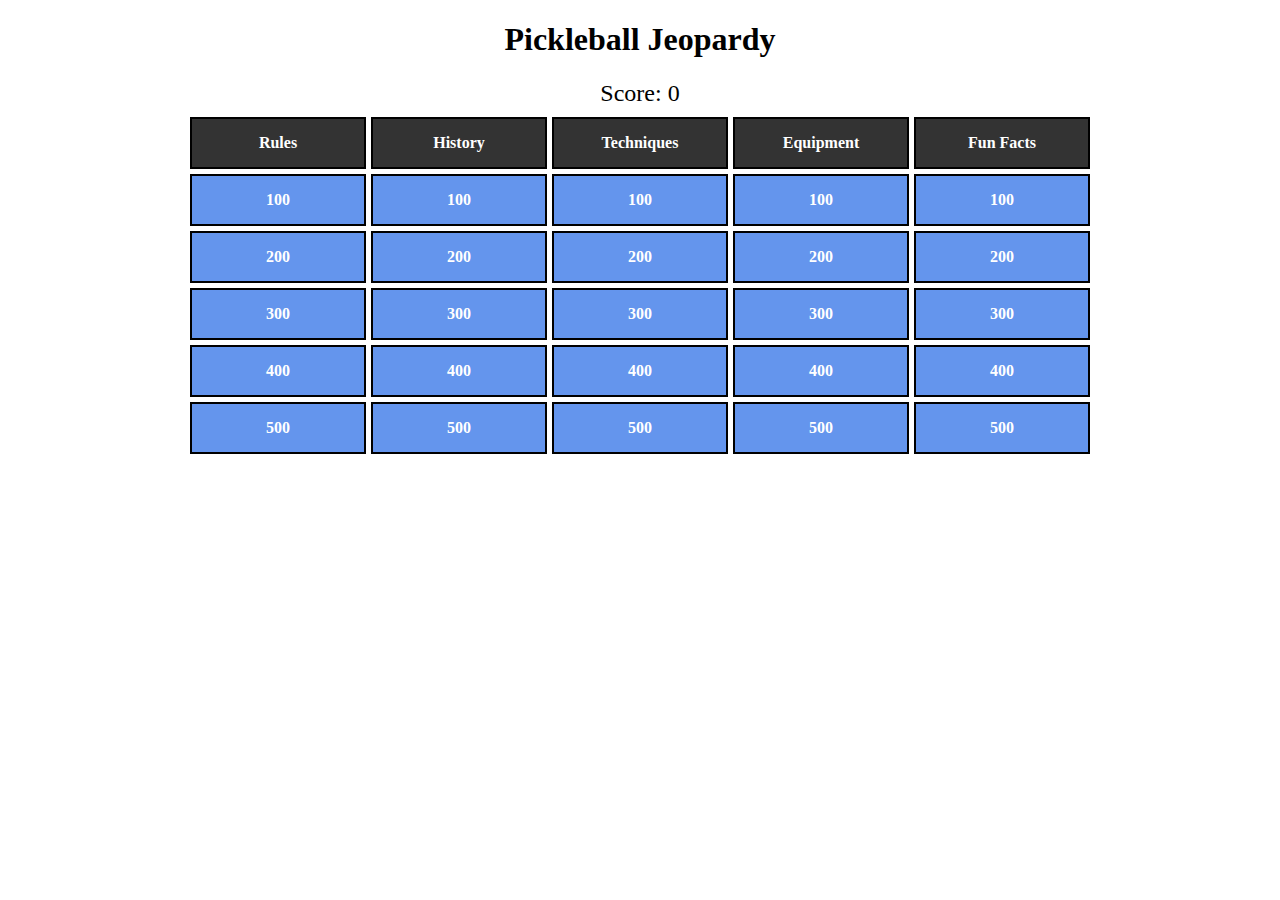
<file: jeopardy.html>
<!DOCTYPE html>
<html lang="en">
<head>
  <meta charset="UTF-8" />
  <meta name="viewport" content="width=device-width, initial-scale=1.0"/>
  <title>Pickleball Jeopardy</title>
  <style>
    .container {
      text-align: center;
      max-width: 900px;
      margin: 0 auto;
    }
    .board {
      display: grid;
      grid-template-columns: repeat(5, 1fr);
      gap: 5px;
    }
    .header, .cell {
      border: 2px solid #000;
      padding: 15px;
      font-weight: bold;
      cursor: pointer;
      background-color: cornflowerblue;
      color: white;
    }
    .header {
      background-color: #333;
      cursor: default;
    }
    .cell.used {
      background-color: #999;
      cursor: default;
    }
    .modal {
      position: fixed;
      top: 0;
      left: 0;
      width: 100%;
      height: 100%;
      background: rgba(0, 0, 0, 0.7);
      display: flex;
      justify-content: center;
      align-items: center;
    }
    .modal.hidden {
      display: none;
    }
    .modal-content {
      background: white;
      padding: 20px;
      max-width: 400px;
      text-align: center;
    }
    .score {
      font-size: 1.5rem;
      margin: 10px 0;
    }
    .answer-input {
      margin: 10px 0;
      width: 80%;
      padding: 8px;
      font-size: 1rem;
    }
    button {
      margin: 5px;
      padding: 8px 16px;
      font-size: 1rem;
    }
    #feedback {
      margin-top: 10px;
      font-weight: bold;
    }
  </style>
</head>
<body>
  <div class="container">
    <h1>Pickleball Jeopardy</h1>
    <div class="score">Score: <span id="score">0</span></div>
    <div class="board" id="board"></div>

    <div id="question-modal" class="modal hidden">
      <div class="modal-content">
        <p id="question-text"></p>
        <input type="text" id="answer-input" class="answer-input" placeholder="Type your answer here" autocomplete="off" />
        <div>
          <button id="submit-btn">Submit Answer</button>
          <button id="close-btn">Close</button>
        </div>
        <p id="feedback"></p>
      </div>
    </div>
  </div>

  <script>
    const categories = ["Rules", "History", "Techniques", "Equipment", "Fun Facts"];

    const questions = {
      Rules: [
        "What is the double bounce rule?",
        "Can you volley in the kitchen?",
        "How many points to win a game?",
        "What is a fault in pickleball?",
        "How do you serve in pickleball?"
      ],
      History: [
        "When was pickleball invented?",
        "Where did pickleball originate?",
        "Who were the inventors of pickleball?",
        "What was pickleball named after?",
        "How has the game evolved over time?"
      ],
      Techniques: [
        "What is a dink shot?",
        "How to perform a third shot drop?",
        "What is a drive shot?",
        "How do you block at the net?",
        "What is stacking in doubles?"
      ],
      Equipment: [
        "What is a pickleball paddle made of?",
        "How is a pickleball different from a wiffle ball?",
        "What kind of shoes are best for pickleball?",
        "What are the official court dimensions?",
        "How should you grip the paddle?"
      ],
      "Fun Facts": [
        "What animals inspired the name 'pickleball'?",
        "What is the fastest growing sport in the US?",
        "How many people play pickleball today?",
        "What’s a funny fact about the first pickleball paddle?",
        "What’s unique about pickleball scoring?"
      ]
    };

    // Accepted correct answers (can be adjusted for flexibility)
    const correctAnswers = {
      Rules: [
        "the ball must bounce once on each side before volleying",
        "yes",
        "11",
        "breaking a rule or fault",
        "underhand"
      ],
      History: [
        "1965",
        "washington state",
        "joel pritchard and others",
        "named after a dog named pickle",
        "grown in popularity and rules refined"
      ],
      Techniques: [
        "soft shot near the net",
        "soft shot after serve to control play",
        "fast, hard shot",
        "position yourself close to the net to block",
        "players switch sides to confuse opponents"
      ],
      Equipment: [
        "wood or composite materials",
        "pickleball has smaller holes and is heavier",
        "court shoes with good grip",
        "20 by 44 feet",
        "continental grip"
      ],
      "Fun Facts": [
        "a dog named pickle",
        "pickleball",
        "millions worldwide",
        "first paddle was a table tennis paddle",
        "only the serving team can score"
      ]
    };

    const board = document.getElementById("board");
    const modal = document.getElementById("question-modal");
    const questionText = document.getElementById("question-text");
    const answerInput = document.getElementById("answer-input");
    const submitBtn = document.getElementById("submit-btn");
    const closeBtn = document.getElementById("close-btn");
    const feedback = document.getElementById("feedback");
    const scoreDisplay = document.getElementById("score");

    let score = 0;
    let currentCellValue = 0;
    let currentCategory = "";
    let currentQuestionIndex = 0;
    let currentCell;

    function createBoard() {
      // Headers
      categories.forEach(category => {
        const header = document.createElement("div");
        header.classList.add("header");
        header.textContent = category;
        board.appendChild(header);
      });

      // Question Cells
      for (let i = 0; i < 5; i++) {
        categories.forEach(category => {
          const cell = document.createElement("div");
          const value = (i + 1) * 100;
          cell.classList.add("cell");
          cell.textContent = value;
          cell.addEventListener("click", () => showQuestion(cell, category, i, value));
          board.appendChild(cell);
        });
      }
    }

    function showQuestion(cell, category, index, value) {
      if (cell.classList.contains("used")) return;

      currentCategory = category;
      currentQuestionIndex = index;
      currentCellValue = value;
      currentCell = cell;

      questionText.textContent = questions[category][index];
      answerInput.value = "";
      feedback.textContent = "";
      modal.classList.remove("hidden");
      answerInput.focus();

      // Mark cell used immediately to prevent double-click abuse
      cell.classList.add("used");
    }

    function checkAnswer() {
      const userAnswer = answerInput.value.trim().toLowerCase();
      const correctAnswer = correctAnswers[currentCategory][currentQuestionIndex].toLowerCase();

      if (!userAnswer) {
        feedback.textContent = "Please enter an answer.";
        feedback.style.color = "red";
        return;
      }

      // Simple exact match check; could be improved with synonyms, partial matches, etc.
      if (userAnswer === correctAnswer) {
        score += currentCellValue;
        feedback.textContent = "Correct!";
        feedback.style.color = "green";
      } else {
        score -= currentCellValue;
        feedback.textContent = `Incorrect! Correct answer: "${correctAnswers[currentCategory][currentQuestionIndex]}"`;
        feedback.style.color = "red";
      }
      updateScore();

      // Disable submit to prevent multiple submissions
      submitBtn.disabled = true;
      answerInput.disabled = true;
    }

    function closeModal() {
      modal.classList.add("hidden");
      submitBtn.disabled = false;
      answerInput.disabled = false;
      feedback.textContent = "";
    }

    function updateScore() {
      scoreDisplay.textContent = score;
    }

    submitBtn.addEventListener("click", checkAnswer);
    closeBtn.addEventListener("click", closeModal);
    answerInput.addEventListener("keypress", e => {
      if (e.key === "Enter") checkAnswer();
    });

    createBoard();
  </script>
  
</body>
</html>
</file>
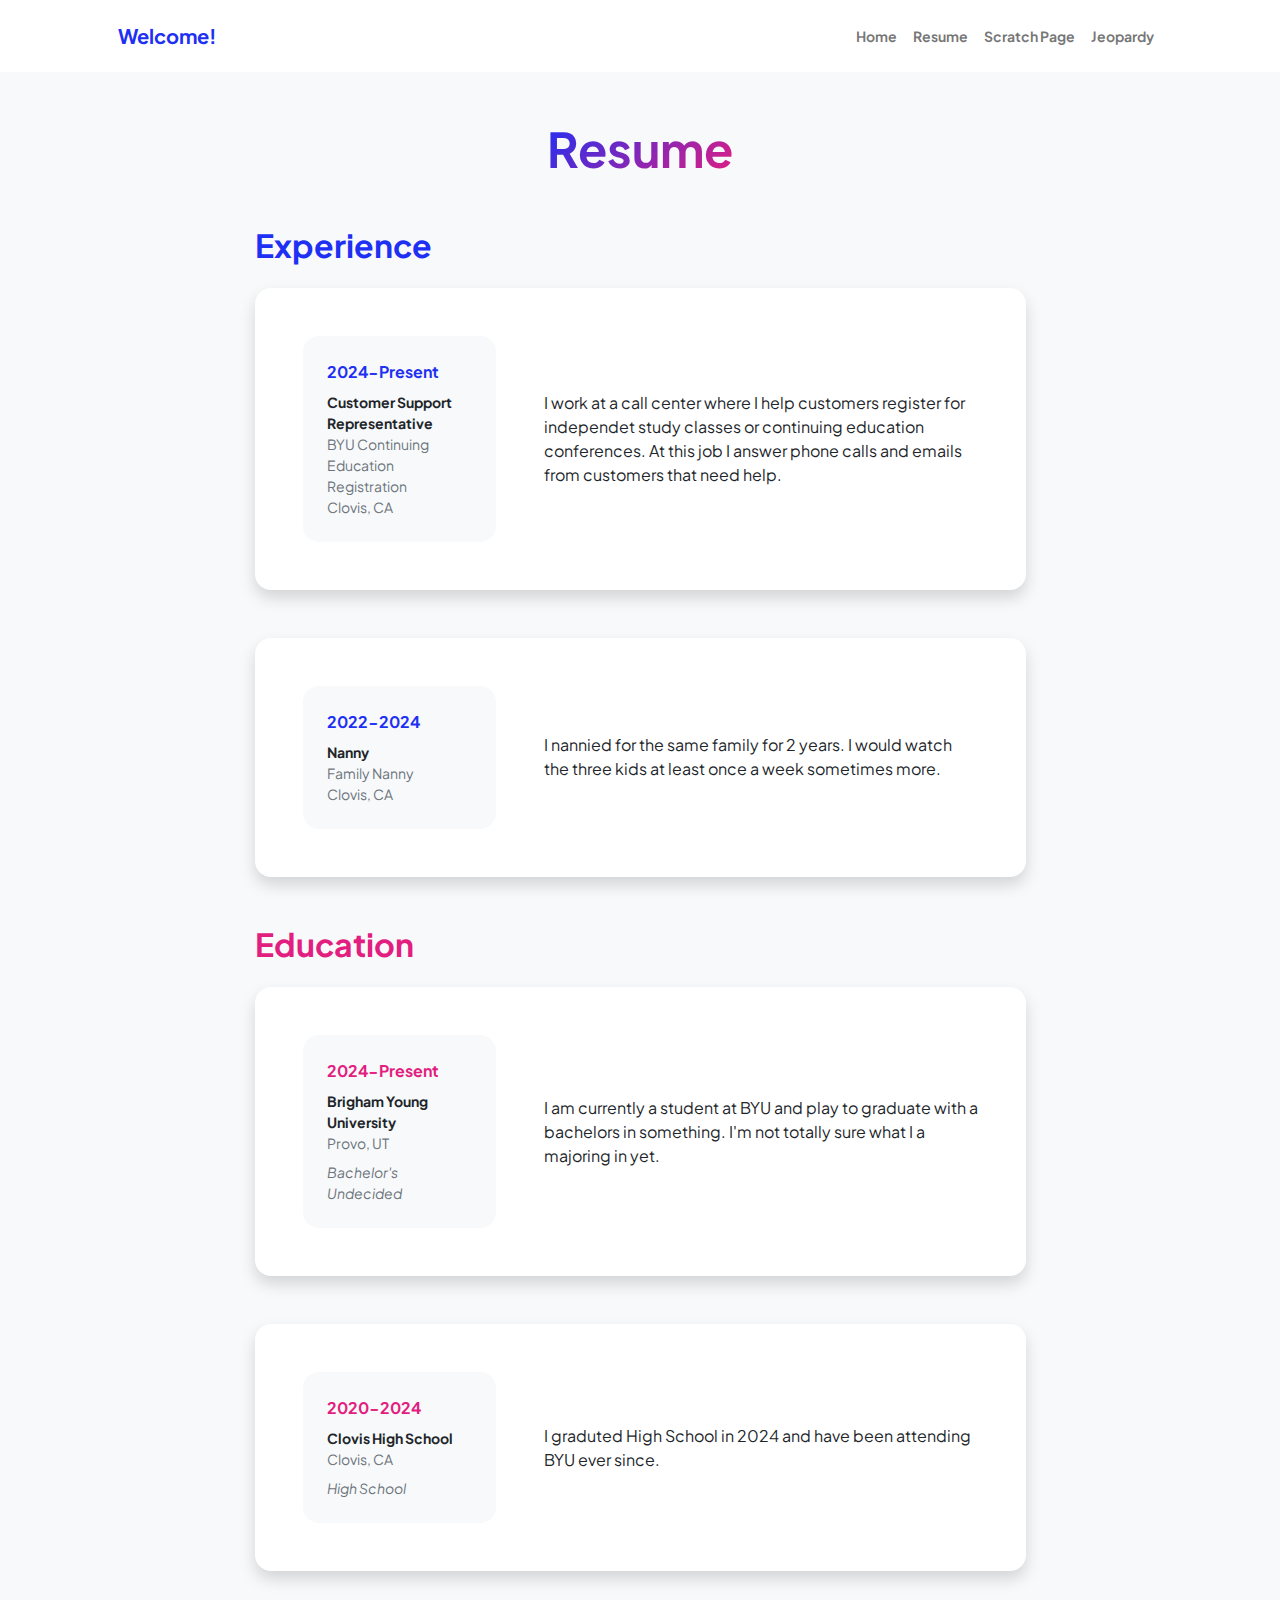
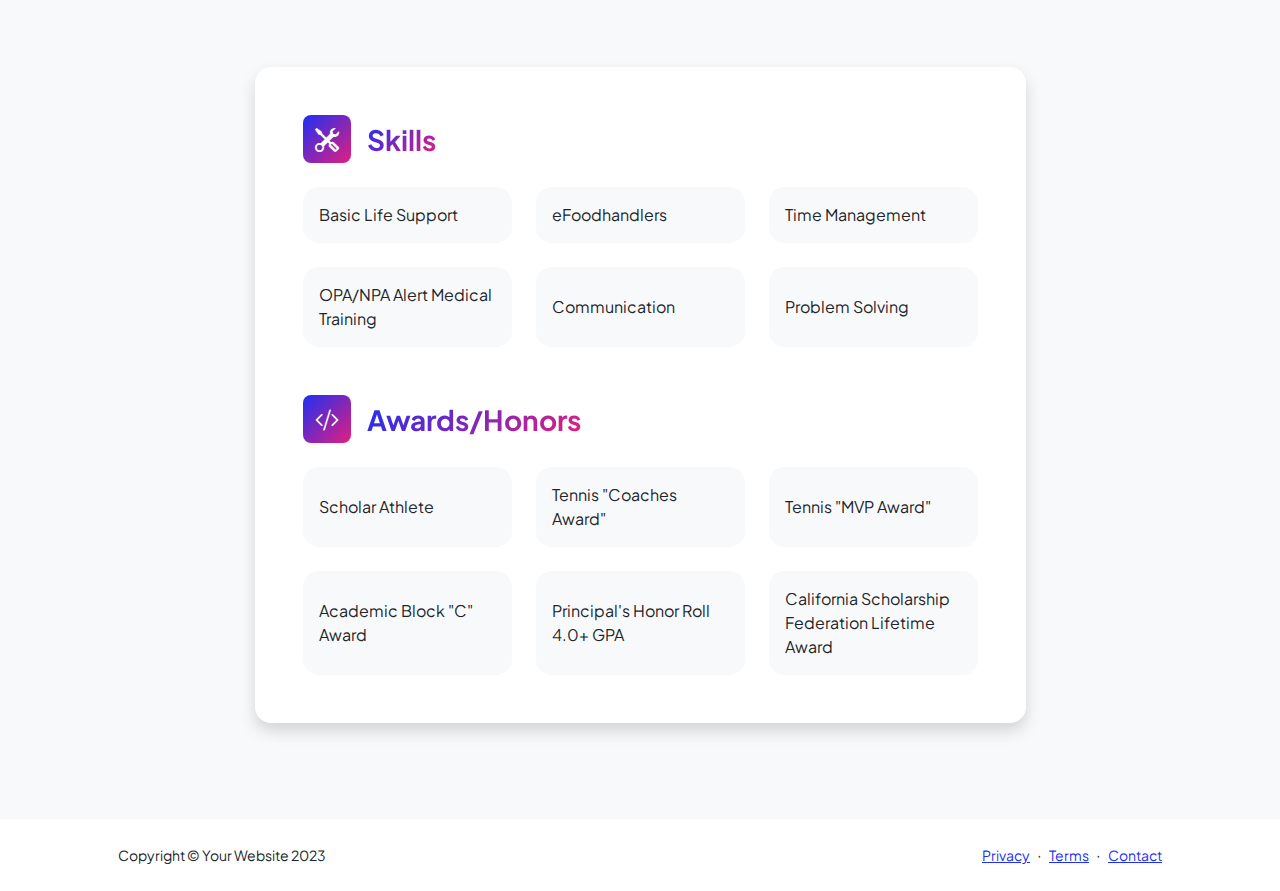
<file: resume.html>
<!DOCTYPE html>
<html lang="en">
    <head>
        <meta charset="utf-8" />
        <meta name="viewport" content="width=device-width, initial-scale=1, shrink-to-fit=no" />
        <meta name="description" content="" />
        <meta name="author" content="" />
        <title>Personal - Start Bootstrap Template</title>
        <!-- Favicon-->
        <link rel="icon" type="image/x-icon" href="assets/favicon.ico" />
        <!-- Custom Google font-->
        <link rel="preconnect" href="https://fonts.googleapis.com" />
        <link rel="preconnect" href="https://fonts.gstatic.com" crossorigin />
        <link href="https://fonts.googleapis.com/css2?family=Plus+Jakarta+Sans:wght@100;200;300;400;500;600;700;800;900&amp;display=swap" rel="stylesheet" />
        <!-- Bootstrap icons-->
        <link href="https://cdn.jsdelivr.net/npm/bootstrap-icons@1.8.1/font/bootstrap-icons.css" rel="stylesheet" />
        <!-- Core theme CSS (includes Bootstrap)-->
        <link href="css/styles.css" rel="stylesheet" />
    </head>
    <body class="d-flex flex-column h-100 bg-light">
        <main class="flex-shrink-0">
            <!-- Navigation-->
            <nav class="navbar navbar-expand-lg navbar-light bg-white py-3">
                <div class="container px-5">
                    <a class="navbar-brand" href="index.html"><span class="fw-bolder text-primary">Welcome!</span></a>
                    <button class="navbar-toggler" type="button" data-bs-toggle="collapse" data-bs-target="#navbarSupportedContent" aria-controls="navbarSupportedContent" aria-expanded="false" aria-label="Toggle navigation"><span class="navbar-toggler-icon"></span></button>
                    <div class="collapse navbar-collapse" id="navbarSupportedContent">
                        <ul class="navbar-nav ms-auto mb-2 mb-lg-0 small fw-bolder">
                            <li class="nav-item"><a class="nav-link" href="index.html">Home</a></li>
                            <li class="nav-item"><a class="nav-link" href="resume.html">Resume</a></li>
                            <li class="nav-item"><a class="nav-link" href="scratch.html">Scratch Page</a></li>
                            <li class="nav-item"><a class="nav-link" href="jeopardy.html">Jeopardy</a></li>
                        </ul>
                    </div>
                </div>
            </nav>
            <!-- Page Content-->
            <div class="container px-5 my-5">
                <div class="text-center mb-5">
                    <h1 class="display-5 fw-bolder mb-0"><span class="text-gradient d-inline">Resume</span></h1>
                </div>
                <div class="row gx-5 justify-content-center">
                    <div class="col-lg-11 col-xl-9 col-xxl-8">
                        <!-- Experience Section-->
                        <section>
                            <div class="d-flex align-items-center justify-content-between mb-4">
                                <h2 class="text-primary fw-bolder mb-0">Experience</h2>
                                <!-- Download resume button-->
                                <!-- Note: Set the link href target to a PDF file within your project-->
                                <!-- <a class="btn btn-primary px-4 py-3" href="#!"> -->
                                    <!-- <div class="d-inline-block bi bi-download me-2"></div> -->
                                    <!-- Download Resume -->
                                <!-- </a> -->
                            </div>
                            <!-- Experience Card 1-->
                            <div class="card shadow border-0 rounded-4 mb-5">
                                <div class="card-body p-5">
                                    <div class="row align-items-center gx-5">
                                        <div class="col text-center text-lg-start mb-4 mb-lg-0">
                                            <div class="bg-light p-4 rounded-4">
                                                <div class="text-primary fw-bolder mb-2">2024-Present</div>
                                                <div class="small fw-bolder">Customer Support Representative</div>
                                                <div class="small text-muted">BYU Continuing Education Registration</div>
                                                <div class="small text-muted">Clovis, CA</div>
                                            </div>
                                        </div>
                                        <div class="col-lg-8"><div>I work at a call center where I help customers register for independet study classes or continuing education conferences. At this job I answer phone calls and emails from customers that need help.</div></div>
                                    </div>
                                </div>
                            </div>
                            <!-- Experience Card 2-->
                            <div class="card shadow border-0 rounded-4 mb-5">
                                <div class="card-body p-5">
                                    <div class="row align-items-center gx-5">
                                        <div class="col text-center text-lg-start mb-4 mb-lg-0">
                                            <div class="bg-light p-4 rounded-4">
                                                <div class="text-primary fw-bolder mb-2">2022-2024</div>
                                                <div class="small fw-bolder">Nanny</div>
                                                <div class="small text-muted">Family Nanny</div>
                                                <div class="small text-muted">Clovis, CA</div>
                                            </div>
                                        </div>
                                        <div class="col-lg-8"><div>I nannied for the same family for 2 years. I would watch the three kids at least once a week sometimes more.</div></div>
                                    </div>
                                </div>
                            </div>
                        </section>
                        <!-- Education Section-->
                        <section>
                            <h2 class="text-secondary fw-bolder mb-4">Education</h2>
                            <!-- Education Card 1-->
                            <div class="card shadow border-0 rounded-4 mb-5">
                                <div class="card-body p-5">
                                    <div class="row align-items-center gx-5">
                                        <div class="col text-center text-lg-start mb-4 mb-lg-0">
                                            <div class="bg-light p-4 rounded-4">
                                                <div class="text-secondary fw-bolder mb-2">2024-Present</div>
                                                <div class="mb-2">
                                                    <div class="small fw-bolder">Brigham Young University</div>
                                                    <div class="small text-muted">Provo, UT</div>
                                                </div>
                                                <div class="fst-italic">
                                                    <div class="small text-muted">Bachelor's</div>
                                                    <div class="small text-muted">Undecided</div>
                                                </div>
                                            </div>
                                        </div>
                                        <div class="col-lg-8"><div>I am currently a student at BYU and play to graduate with a bachelors in something. I'm not totally sure what I a majoring in yet.</div></div>
                                    </div>
                                </div>
                            </div>
                            <!-- Education Card 2-->
                            <div class="card shadow border-0 rounded-4 mb-5">
                                <div class="card-body p-5">
                                    <div class="row align-items-center gx-5">
                                        <div class="col text-center text-lg-start mb-4 mb-lg-0">
                                            <div class="bg-light p-4 rounded-4">
                                                <div class="text-secondary fw-bolder mb-2">2020-2024</div>
                                                <div class="mb-2">
                                                    <div class="small fw-bolder">Clovis High School</div>
                                                    <div class="small text-muted">Clovis, CA</div>
                                                </div>
                                                <div class="fst-italic">
                                                    <div class="small text-muted">High School</div>
                                                    <div class="small text-muted"></div>
                                                </div>
                                            </div>
                                        </div>
                                        <div class="col-lg-8"><div>I graduted High School in 2024 and have been attending BYU ever since.</div></div>
                                    </div>
                                </div>
                            </div>
                        </section>
                        <!-- Divider-->
                        <div class="pb-5"></div>
                        <!-- Skills Section-->
                        <section>
                            <!-- Skillset Card-->
                            <div class="card shadow border-0 rounded-4 mb-5">
                                <div class="card-body p-5">
                                    <!-- Professional skills list-->
                                    <div class="mb-5">
                                        <div class="d-flex align-items-center mb-4">
                                            <div class="feature bg-primary bg-gradient-primary-to-secondary text-white rounded-3 me-3"><i class="bi bi-tools"></i></div>
                                            <h3 class="fw-bolder mb-0"><span class="text-gradient d-inline">Skills</span></h3>
                                        </div>
                                        <div class="row row-cols-1 row-cols-md-3 mb-4">
                                            <div class="col mb-4 mb-md-0"><div class="d-flex align-items-center bg-light rounded-4 p-3 h-100">Basic Life Support</div></div>
                                            <div class="col mb-4 mb-md-0"><div class="d-flex align-items-center bg-light rounded-4 p-3 h-100">eFoodhandlers</div></div>
                                            <div class="col"><div class="d-flex align-items-center bg-light rounded-4 p-3 h-100">Time Management</div></div>
                                        </div>
                                        <div class="row row-cols-1 row-cols-md-3">
                                            <div class="col mb-4 mb-md-0"><div class="d-flex align-items-center bg-light rounded-4 p-3 h-100">OPA/NPA Alert Medical Training</div></div>
                                            <div class="col mb-4 mb-md-0"><div class="d-flex align-items-center bg-light rounded-4 p-3 h-100">Communication</div></div>
                                            <div class="col"><div class="d-flex align-items-center bg-light rounded-4 p-3 h-100">Problem Solving</div></div>
                                        </div>
                                    </div>
                                    <!-- Awards/Honor list-->
                                    <div class="mb-0">
                                        <div class="d-flex align-items-center mb-4">
                                            <div class="feature bg-primary bg-gradient-primary-to-secondary text-white rounded-3 me-3"><i class="bi bi-code-slash"></i></div>
                                            <h3 class="fw-bolder mb-0"><span class="text-gradient d-inline">Awards/Honors</span></h3>
                                        </div>
                                        <div class="row row-cols-1 row-cols-md-3 mb-4">
                                            <div class="col mb-4 mb-md-0"><div class="d-flex align-items-center bg-light rounded-4 p-3 h-100">Scholar Athlete</div></div>
                                            <div class="col mb-4 mb-md-0"><div class="d-flex align-items-center bg-light rounded-4 p-3 h-100">Tennis "Coaches Award"</div></div>
                                            <div class="col"><div class="d-flex align-items-center bg-light rounded-4 p-3 h-100">Tennis "MVP Award"</div></div>
                                        </div>
                                        <div class="row row-cols-1 row-cols-md-3">
                                            <div class="col mb-4 mb-md-0"><div class="d-flex align-items-center bg-light rounded-4 p-3 h-100">Academic Block "C" Award</div></div>
                                            <div class="col mb-4 mb-md-0"><div class="d-flex align-items-center bg-light rounded-4 p-3 h-100">Principal's Honor Roll 4.0+ GPA</div></div>
                                            <div class="col"><div class="d-flex align-items-center bg-light rounded-4 p-3 h-100">California Scholarship Federation Lifetime Award</div></div>
                                        </div>
                                    </div>
                                </div>
                            </div>
                        </section>
                    </div>
                </div>
            </div>
        </main>
        <!-- Footer-->
        <footer class="bg-white py-4 mt-auto">
            <div class="container px-5">
                <div class="row align-items-center justify-content-between flex-column flex-sm-row">
                    <div class="col-auto"><div class="small m-0">Copyright &copy; Your Website 2023</div></div>
                    <div class="col-auto">
                        <a class="small" href="#!">Privacy</a>
                        <span class="mx-1">&middot;</span>
                        <a class="small" href="#!">Terms</a>
                        <span class="mx-1">&middot;</span>
                        <a class="small" href="#!">Contact</a>
                    </div>
                </div>
            </div>
        </footer>
        <!-- Bootstrap core JS-->
        <script src="https://cdn.jsdelivr.net/npm/bootstrap@5.2.3/dist/js/bootstrap.bundle.min.js"></script>
        <!-- Core theme JS-->
        <script src="js/scripts.js"></script>
    </body>
</html>
</file>
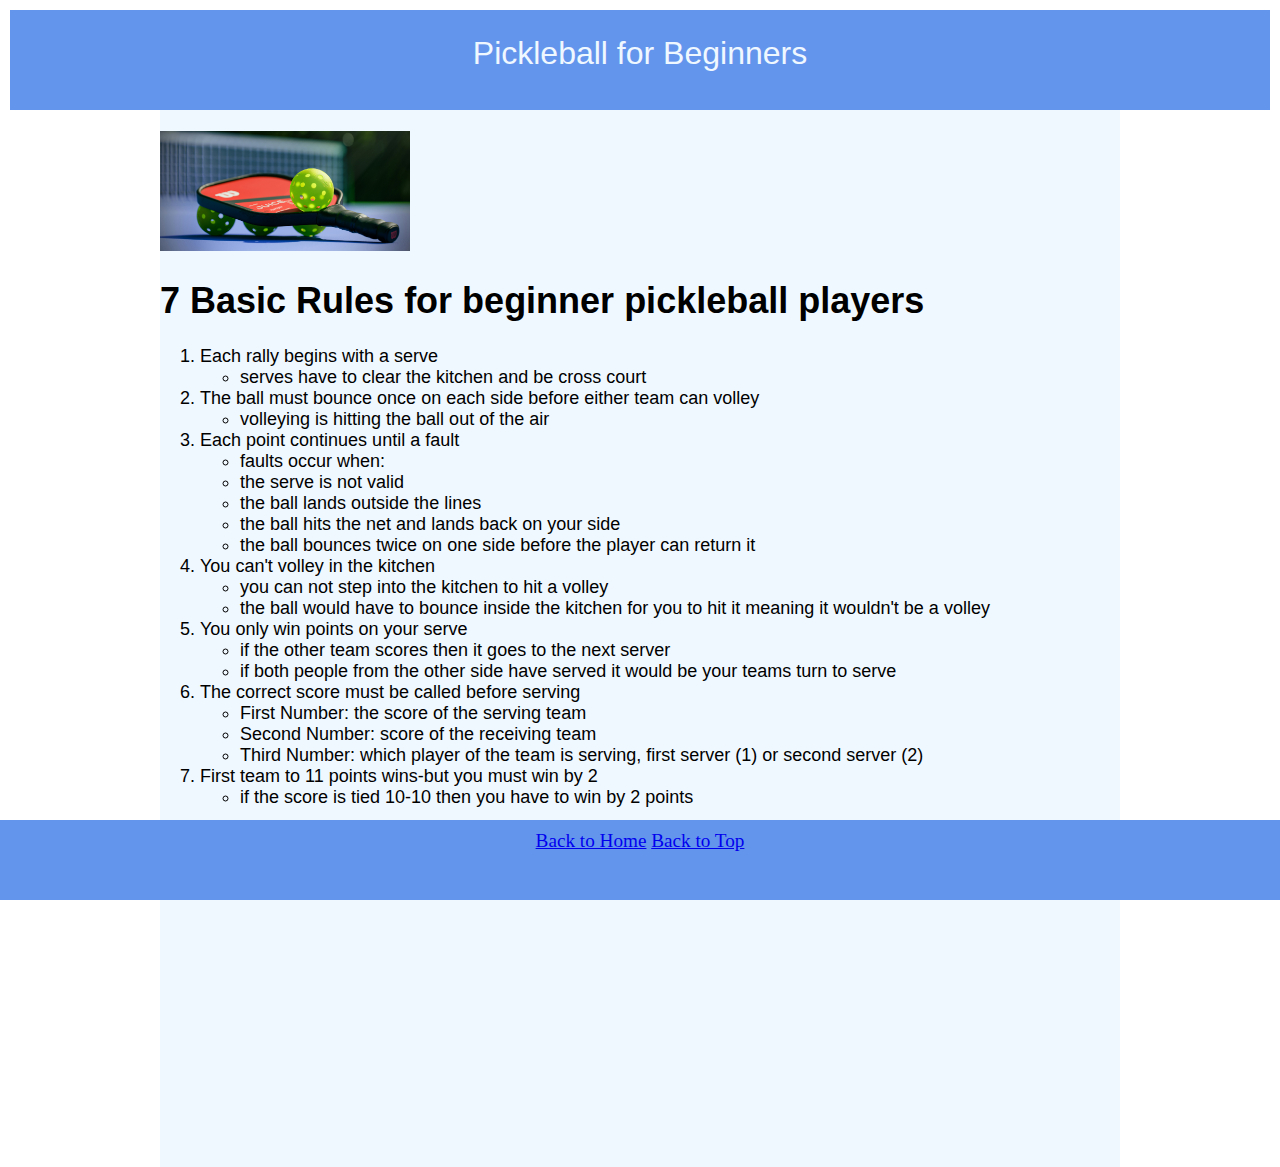
<file: scratch.html>
<!DOCTYPE html>
<html lang="en">
<head>
    <meta charset="UTF-8">
    <meta name="viewport" content="width=device-width, initial-scale=1.0">
    <title>Scratch</title>
    <link rel="stylesheet" href="css/mystyles.css">
    
</head>
<body>
    <div class="header">
        Pickleball for Beginners
    </div>
    <div class="body">
    <br>
        <img src="images/pickleball.jpg" alt="Pickleball" width="250px">
    <h1>7 Basic Rules for beginner pickleball players</h1>
    <ol>
        <li>Each rally begins with a serve</li>
        <ul>
            <li>serves have to clear the kitchen and be cross court</li>
        </ul>
        <li>The ball must bounce once on each side before either team can volley</li>
        <ul>
            <li>volleying is hitting the ball out of the air</li>
        </ul>
        <li>Each point continues until a fault</li>
        <ul>
            <li>faults occur when:
                <li>the serve is not valid</li>
                <li>the ball lands outside the lines</li>
                <li>the ball hits the net and lands back on your side</li>
                <li>the ball bounces twice on one side before the player can return it</li>
            </li>
        </ul>
        <li>You can't volley in the kitchen</li>
        <ul>
            <li>you can not step into the kitchen to hit a volley</li>
            <li>the ball would have to bounce inside the kitchen for you to hit it meaning it wouldn't be a volley</li>
        </ul>
        <li>You only win points on your serve</li>
        <ul>
            <li>if the other team scores then it goes to the next server</li>
            <li>if both people from the other side have served it would be your teams turn to serve</li>
        </ul>
        <li>The correct score must be called before serving</li>
        <ul>
            <li>First Number: the score of the serving team</li>
            <li>Second Number: score of the receiving team</li>
            <li>Third Number: which player of the team is serving, first server (1) or second server (2)</li>
        </ul>
        <li>First team to 11 points wins-but you must win by 2</li>
        <ul>
            <li>if the score is tied 10-10 then you have to win by 2 points</li>
        </ul>
    </ol>
    <br>
    <iframe width="560" height="315" src="https://www.youtube.com/embed/JMwKyO4-WYU?si=H_pl5aBGK2PjAd9z" title="YouTube video player" frameborder="0" allow="accelerometer; autoplay; clipboard-write; encrypted-media; gyroscope; picture-in-picture; web-share" referrerpolicy="strict-origin-when-cross-origin" allowfullscreen></iframe>
    <div class='tableauPlaceholder' id='viz1749761082562' style='position: relative'><noscript><a href='#'><img alt='The Age of Olympians ' src='https:&#47;&#47;public.tableau.com&#47;static&#47;images&#47;ol&#47;olympic_ages&#47;TheAgeofOlympians&#47;1_rss.png' style='border: none' /></a></noscript><object class='tableauViz'  style='display:none;'><param name='host_url' value='https%3A%2F%2Fpublic.tableau.com%2F' /> <param name='embed_code_version' value='3' /> <param name='site_root' value='' /><param name='name' value='olympic_ages&#47;TheAgeofOlympians' /><param name='tabs' value='no' /><param name='toolbar' value='yes' /><param name='static_image' value='https:&#47;&#47;public.tableau.com&#47;static&#47;images&#47;ol&#47;olympic_ages&#47;TheAgeofOlympians&#47;1.png' /> <param name='animate_transition' value='yes' /><param name='display_static_image' value='yes' /><param name='display_spinner' value='yes' /><param name='display_overlay' value='yes' /><param name='display_count' value='yes' /><param name='language' value='en-US' /></object></div> <script type='text/javascript'> var divElement = document.getElementById('viz1749761082562'); var vizElement = divElement.getElementsByTagName('object')[0]; vizElement.style.width='1700px';vizElement.style.height='927px'; var scriptElement = document.createElement('script'); scriptElement.src = 'https://public.tableau.com/javascripts/api/viz_v1.js'; vizElement.parentNode.insertBefore(scriptElement, vizElement); </script>
</div>
</body>
<div class="left"></div>
<div class="right"></div>
<div class="footer">
    <a href="index.html">Back to Home</a>
    <a href="#top">Back to Top</a>
</div>

</html>
</file>
<file: css/mystyles.css>
.header{
    position: absolute;
    top: 0px;
    left: 0px;
    right: 0px;
    background-color: cornflowerblue;
    font-family: Arial, Helvetica, sans-serif;
    text-align: center;
    font-size: xx-large;
    color: aliceblue;
    padding: 25px;
    height: 50px;
    margin: 10px;
}

.body{
    margin: 10px;
    top: 100px;
    left: 150px;
    right: 150px;
    position: absolute;
    font-family: Arial, Helvetica, sans-serif;
    background-color: aliceblue;
    color: black;
    font-size: large;
}

.footer{
    position: fixed;
    bottom: 0px;
    left: 0px;
    right: 0px;
    background-color: cornflowerblue;
    text-align: center;
    font-size: larger;
    color: aliceblue;
    height: 60px;
    padding: 10px;
}

.left{
    top: 100px;
    left: 0px;
    width: 150px;
    bottom: 260px;
    background-color: aliceblue;
}

.right{
    top: 100px;
    right: 0px;
    width: 150px;
    bottom: 260px;
    background-color: aliceblue;
}
</file>
